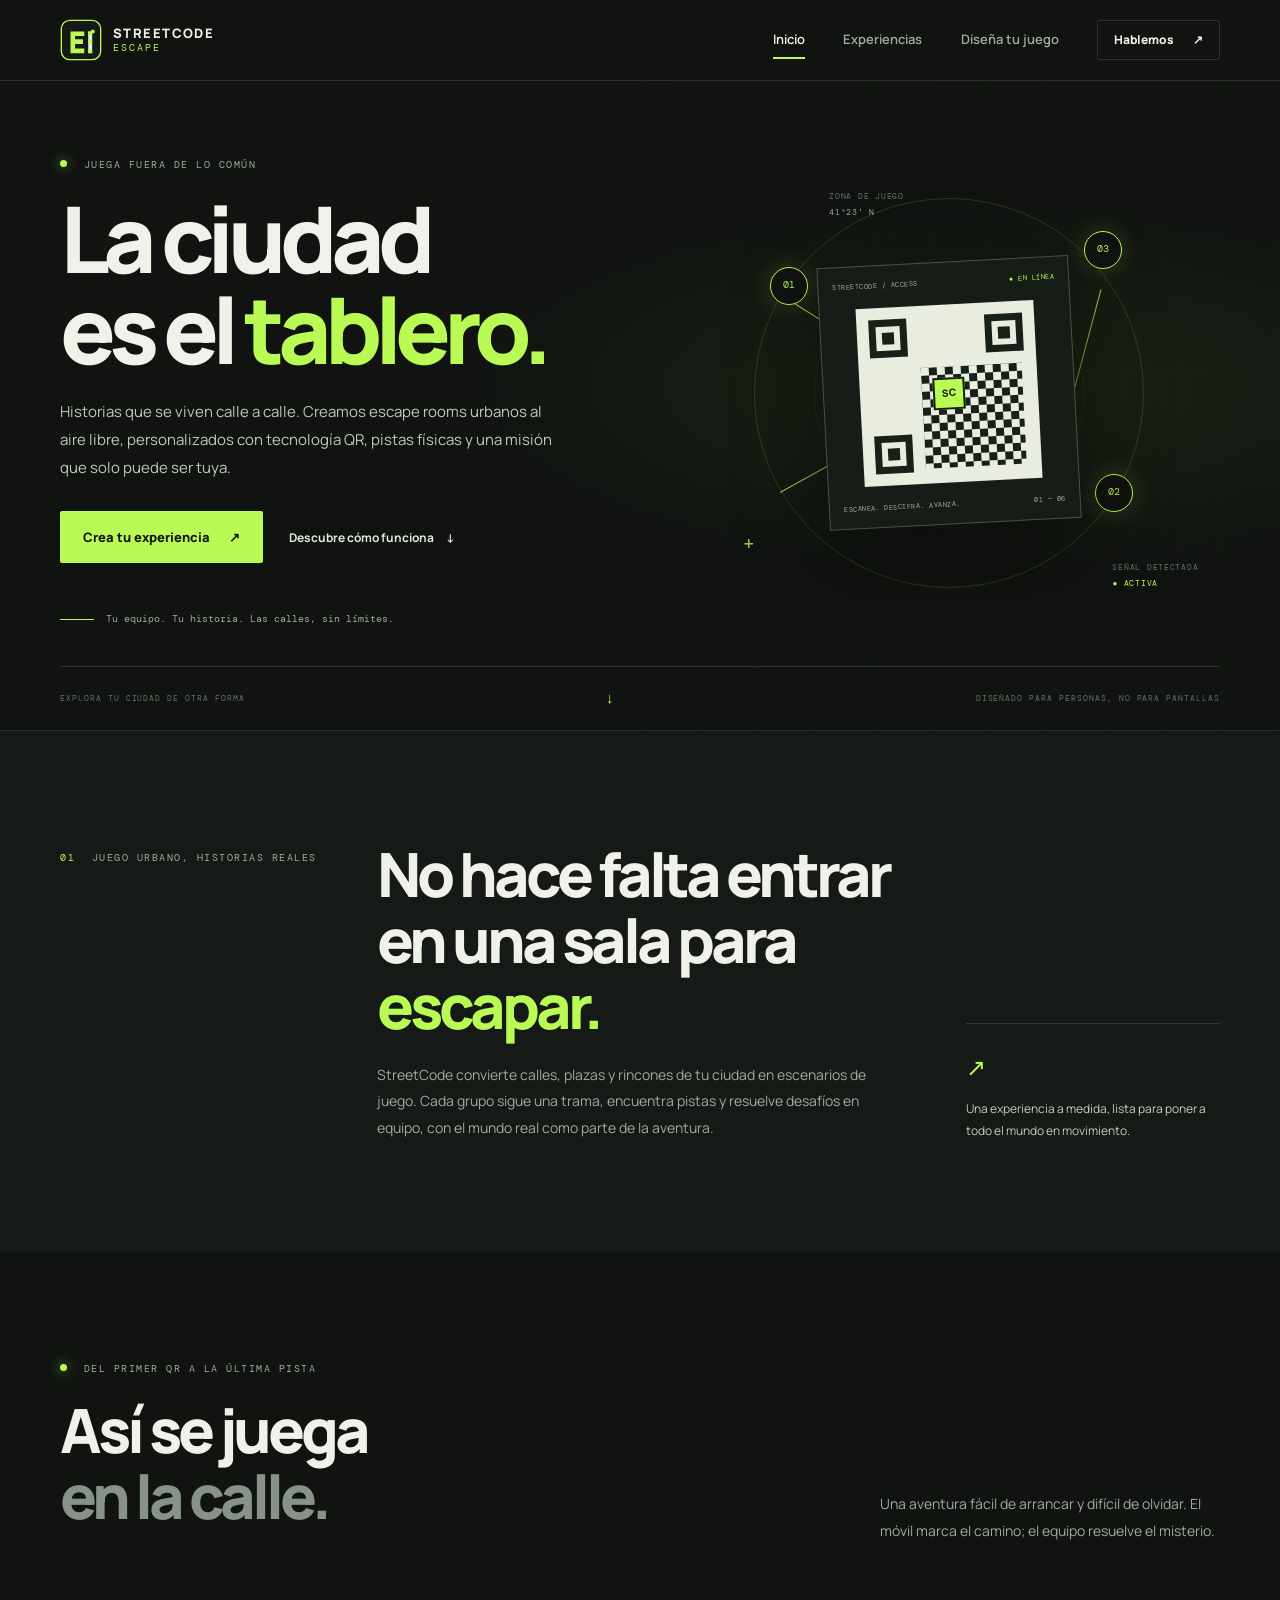
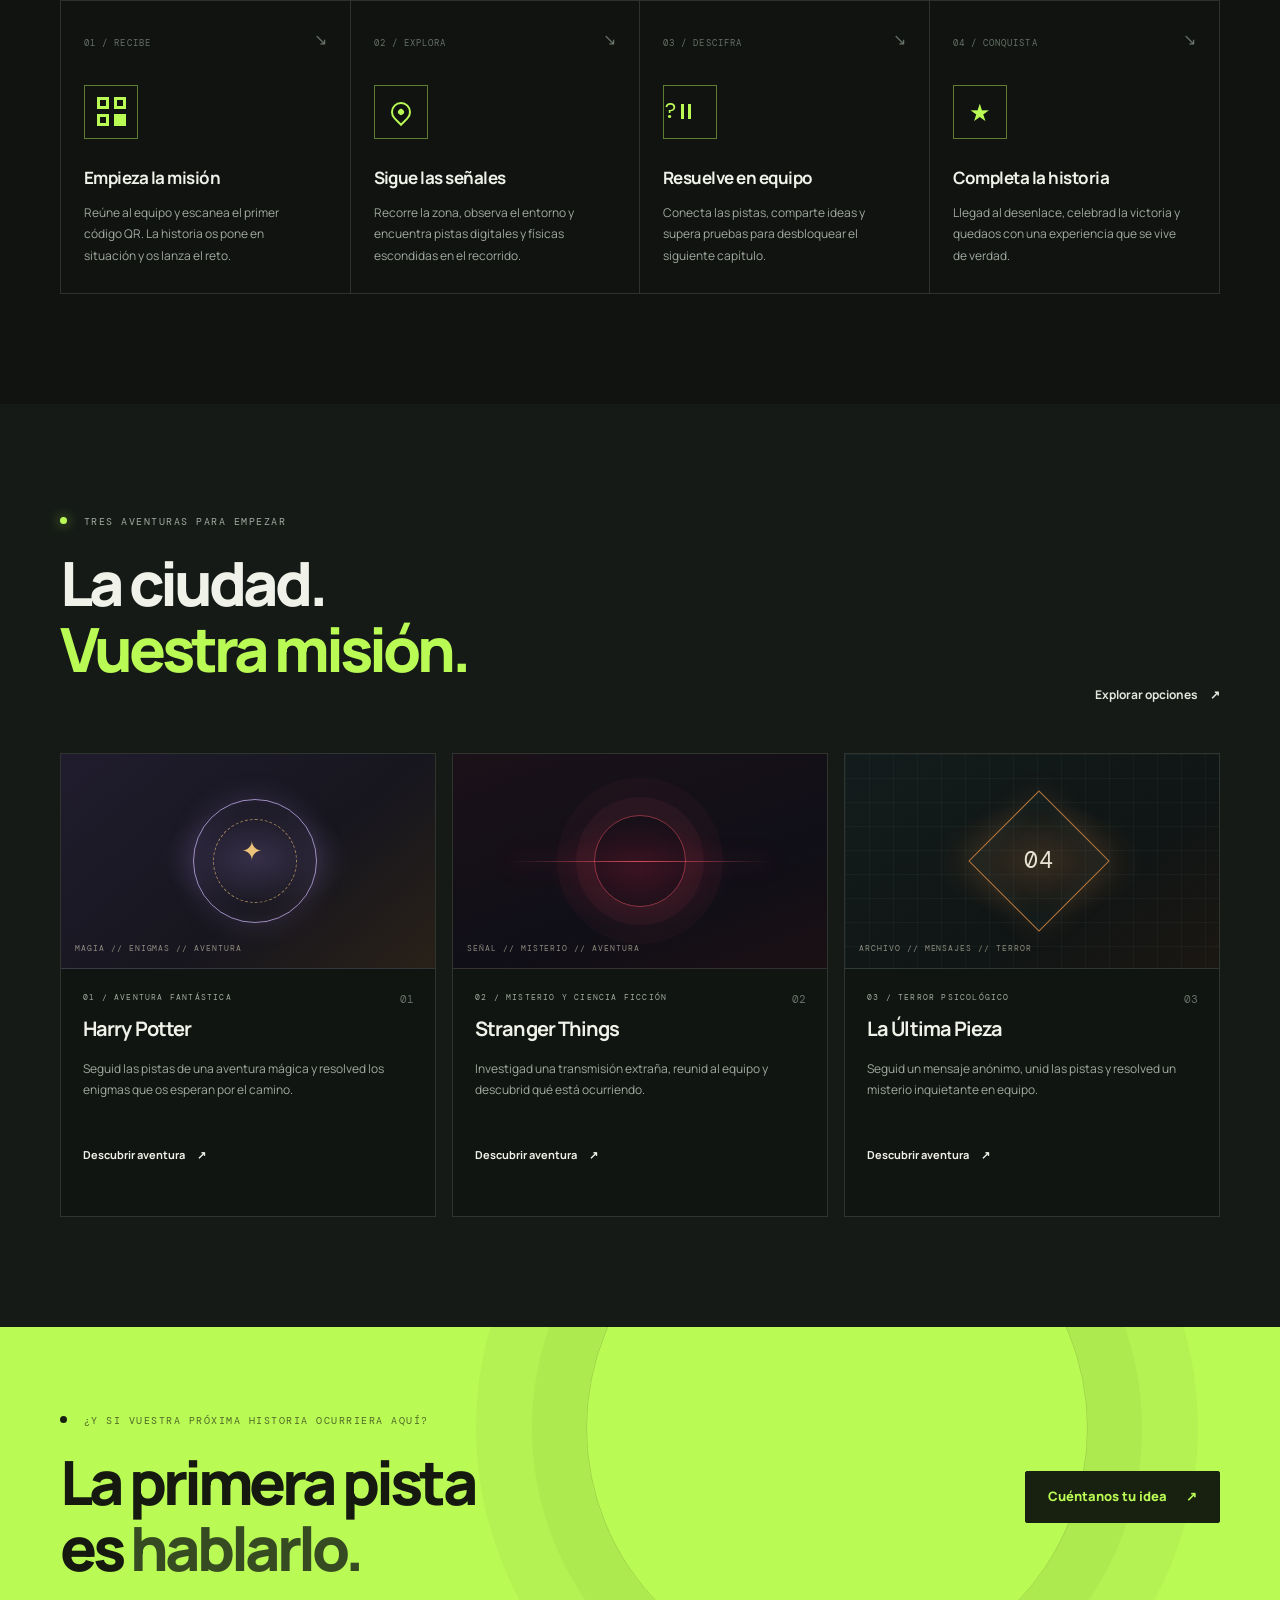
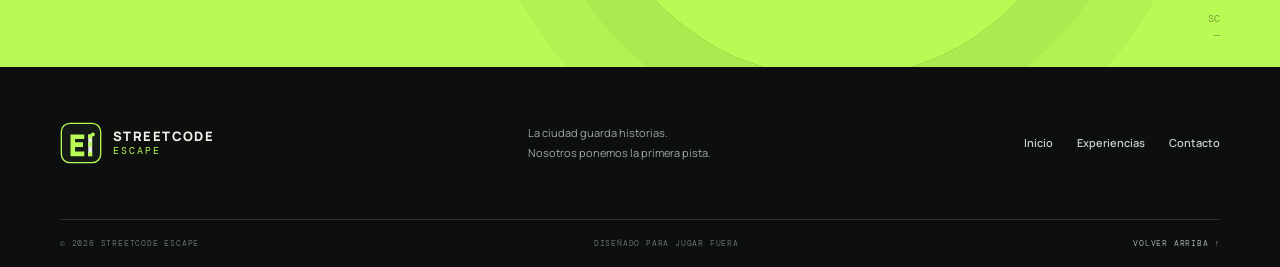
<file: index.html>
<!doctype html>
<html lang="es">
  <head>
    <meta charset="utf-8">
    <meta name="viewport" content="width=device-width, initial-scale=1">
    <meta name="theme-color" content="#101310">
    <meta name="description" content="StreetCode Escape crea escape rooms urbanos al aire libre, personalizados con tecnología QR, pistas físicas y narrativas a medida.">
    <title>StreetCode Escape | La ciudad es el tablero</title>
    <link rel="icon" href="assets/img/streetcode-mark.svg" type="image/svg+xml">
    <link rel="preconnect" href="https://fonts.googleapis.com">
    <link rel="preconnect" href="https://fonts.gstatic.com" crossorigin>
    <link href="https://fonts.googleapis.com/css2?family=DM+Mono:wght@400;500&family=Manrope:wght@400;500;600;700;800&display=swap" rel="stylesheet">
    <link rel="stylesheet" href="css/style.css">
    <script src="js/main.js" defer></script>
  </head>
  <body>
    <a class="skip-link" href="#contenido">Saltar al contenido</a>
    <header class="site-header">
      <div class="container header-inner">
        <a class="brand" href="index.html" aria-label="StreetCode Escape, inicio">
          <img class="brand-mark" src="assets/img/streetcode-mark.svg" alt="" width="42" height="42">
          <span class="brand-name">STREETCODE<span>ESCAPE</span></span>
        </a>
        <button class="menu-toggle" type="button" aria-expanded="false" aria-controls="site-nav" aria-label="Abrir menú">
          <span></span><span></span><span></span>
        </button>
        <nav class="site-nav" id="site-nav" aria-label="Navegación principal">
          <a class="nav-link is-current" href="index.html" aria-current="page">Inicio</a>
          <a class="nav-link" href="catalogo.html">Experiencias</a>
          <a class="nav-link" href="contacto.html">Diseña tu juego</a>
          <a class="button button-small button-outline nav-cta" href="contacto.html">Hablemos <span aria-hidden="true">↗</span></a>
        </nav>
      </div>
    </header>

    <main id="contenido">
      <section class="hero">
        <div class="hero-grid" aria-hidden="true"></div>
        <div class="container hero-layout">
          <div class="hero-copy" data-reveal>
            <p class="eyebrow"><span class="signal-dot"></span> JUEGA FUERA DE LO COMÚN</p>
            <h1>La ciudad<br>es el <span class="text-accent">tablero.</span></h1>
            <p class="hero-lede">Historias que se viven calle a calle. Creamos escape rooms urbanos al aire libre, personalizados con tecnología QR, pistas físicas y una misión que solo puede ser tuya.</p>
            <div class="hero-actions">
              <a class="button button-primary" href="contacto.html">Crea tu experiencia <span aria-hidden="true">↗</span></a>
              <a class="text-link" href="#como-funciona">Descubre cómo funciona <span aria-hidden="true">↓</span></a>
            </div>
            <div class="hero-note"><span class="note-line"></span><span>Tu equipo. Tu historia. Las calles, sin límites.</span></div>
          </div>
          <div class="hero-visual" data-reveal aria-label="Ilustración de una ruta urbana conectada por códigos QR">
            <div class="visual-orbit orbit-one"></div>
            <div class="visual-orbit orbit-two"></div>
            <div class="route route-one"></div>
            <div class="route route-two"></div>
            <div class="route route-three"></div>
            <div class="map-label map-label-top">ZONA DE JUEGO <span>41°23' N</span></div>
            <div class="map-label map-label-bottom">SEÑAL DETECTADA <span>● ACTIVA</span></div>
            <div class="map-pin pin-one"><span>01</span></div>
            <div class="map-pin pin-two"><span>02</span></div>
            <div class="map-pin pin-three"><span>03</span></div>
            <div class="qr-card">
              <div class="qr-card-top"><span>STREETCODE / ACCESS</span><span class="qr-live">● EN LÍNEA</span></div>
              <div class="qr-art" aria-hidden="true">
                <span class="qr-corner corner-tl"></span><span class="qr-corner corner-tr"></span>
                <span class="qr-corner corner-bl"></span>
                <span class="qr-pixels"></span>
                <span class="qr-center">SC</span>
              </div>
              <div class="qr-card-bottom"><span>ESCANEA. DESCIFRA. AVANZA.</span><span>01 — 06</span></div>
            </div>
            <div class="visual-crosshair crosshair-one">+</div>
            <div class="visual-crosshair crosshair-two">+</div>
          </div>
        </div>
        <div class="hero-bottom container"><span>EXPLORA TU CIUDAD DE OTRA FORMA</span><span class="scroll-mark" aria-hidden="true">↓</span><span>DISEÑADO PARA PERSONAS, NO PARA PANTALLAS</span></div>
      </section>

      <section class="intro-section section-pad">
        <div class="container intro-layout">
          <p class="eyebrow section-index"><span>01</span> JUEGO URBANO, HISTORIAS REALES</p>
          <div>
            <h2>No hace falta entrar<br>en una sala para <span class="text-accent">escapar.</span></h2>
            <p class="section-copy">StreetCode convierte calles, plazas y rincones de tu ciudad en escenarios de juego. Cada grupo sigue una trama, encuentra pistas y resuelve desafíos en equipo, con el mundo real como parte de la aventura.</p>
          </div>
          <div class="intro-aside"><span class="aside-symbol">↗</span><p>Una experiencia a medida, lista para poner a todo el mundo en movimiento.</p></div>
        </div>
      </section>

      <section class="how-section section-pad" id="como-funciona">
        <div class="container">
          <div class="section-heading" data-reveal>
            <div><p class="eyebrow"><span class="signal-dot"></span> DEL PRIMER QR A LA ÚLTIMA PISTA</p><h2>Así se juega<br><span class="text-muted">en la calle.</span></h2></div>
            <p class="section-copy">Una aventura fácil de arrancar y difícil de olvidar. El móvil marca el camino; el equipo resuelve el misterio.</p>
          </div>
          <div class="steps-grid">
            <article class="step-card" data-reveal><span class="step-number">01 / RECIBE</span><div class="step-icon icon-qr" aria-hidden="true"><span></span><span></span><span></span><span></span></div><h3>Empieza la misión</h3><p>Reúne al equipo y escanea el primer código QR. La historia os pone en situación y os lanza el reto.</p><span class="step-arrow" aria-hidden="true">↘</span></article>
            <article class="step-card" data-reveal><span class="step-number">02 / EXPLORA</span><div class="step-icon icon-pin" aria-hidden="true"><span></span></div><h3>Sigue las señales</h3><p>Recorre la zona, observa el entorno y encuentra pistas digitales y físicas escondidas en el recorrido.</p><span class="step-arrow" aria-hidden="true">↘</span></article>
            <article class="step-card" data-reveal><span class="step-number">03 / DESCIFRA</span><div class="step-icon icon-code" aria-hidden="true"><span>?</span><i></i><i></i></div><h3>Resuelve en equipo</h3><p>Conecta las pistas, comparte ideas y supera pruebas para desbloquear el siguiente capítulo.</p><span class="step-arrow" aria-hidden="true">↘</span></article>
            <article class="step-card" data-reveal><span class="step-number">04 / CONQUISTA</span><div class="step-icon icon-flag" aria-hidden="true"><span>★</span></div><h3>Completa la historia</h3><p>Llegad al desenlace, celebrad la victoria y quedaos con una experiencia que se vive de verdad.</p><span class="step-arrow" aria-hidden="true">↘</span></article>
          </div>
        </div>
      </section>

      <section class="experience-section section-pad">
        <div class="container">
          <div class="section-heading experience-heading" data-reveal>
            <div><p class="eyebrow"><span class="signal-dot"></span> TRES AVENTURAS PARA EMPEZAR</p><h2>La ciudad.<br><span class="text-accent">Vuestra misión.</span></h2></div>
            <a class="text-link" href="catalogo.html">Explorar opciones <span aria-hidden="true">↗</span></a>
          </div>
          <div class="experience-grid">
            <article class="experience-card experience-harry" data-reveal>
              <div class="experience-art art-harry"><span class="harry-orbit"></span><span class="harry-spark">✦</span><span class="art-code">MAGIA // ENIGMAS // AVENTURA</span></div>
              <div class="experience-info"><div><p class="eyebrow">01 / AVENTURA FANTÁSTICA</p><h3>Harry Potter</h3></div><span class="experience-number">01</span><p>Seguid las pistas de una aventura mágica y resolved los enigmas que os esperan por el camino.</p><a href="catalogo.html#harry-potter" class="card-link">Descubrir aventura <span aria-hidden="true">↗</span></a></div>
            </article>
            <article class="experience-card experience-stranger" data-reveal>
              <div class="experience-art art-stranger"><span class="signal-horizon"></span><span class="signal-pulse"></span><span class="art-code">SEÑAL // MISTERIO // AVENTURA</span></div>
              <div class="experience-info"><div><p class="eyebrow">02 / MISTERIO Y CIENCIA FICCIÓN</p><h3>Stranger Things</h3></div><span class="experience-number">02</span><p>Investigad una transmisión extraña, reunid al equipo y descubrid qué está ocurriendo.</p><a href="catalogo.html#stranger-things" class="card-link">Descubrir aventura <span aria-hidden="true">↗</span></a></div>
            </article>
            <article class="experience-card experience-ultima-pieza" data-reveal>
              <div class="experience-art art-ultima-pieza"><span class="ultima-pieza-frame"></span><span class="ultima-pieza-signal">04</span><span class="art-code">ARCHIVO // MENSAJES // TERROR</span></div>
              <div class="experience-info"><div><p class="eyebrow">03 / TERROR PSICOLÓGICO</p><h3>La Última Pieza</h3></div><span class="experience-number">03</span><p>Seguid un mensaje anónimo, unid las pistas y resolved un misterio inquietante en equipo.</p><a href="catalogo.html#la-ultima-pieza" class="card-link">Descubrir aventura <span aria-hidden="true">↗</span></a></div>
            </article>
          </div>
        </div>
      </section>

      <section class="cta-section">
        <div class="container cta-inner" data-reveal><div><p class="eyebrow"><span class="signal-dot"></span> ¿Y SI VUESTRA PRÓXIMA HISTORIA OCURRIERA AQUÍ?</p><h2>La primera pista<br>es <span class="text-accent">hablarlo.</span></h2></div><a class="button button-primary" href="contacto.html">Cuéntanos tu idea <span aria-hidden="true">↗</span></a><span class="cta-mark" aria-hidden="true">SC<br>—</span></div>
      </section>
    </main>

    <footer class="site-footer">
      <div class="container footer-main">
        <a class="brand footer-brand" href="index.html"><img class="brand-mark" src="assets/img/streetcode-mark.svg" alt="" width="42" height="42"><span class="brand-name">STREETCODE<span>ESCAPE</span></span></a>
        <p>La ciudad guarda historias.<br>Nosotros ponemos la primera pista.</p>
        <nav class="footer-nav" aria-label="Navegación del pie de página"><a href="index.html">Inicio</a><a href="catalogo.html">Experiencias</a><a href="contacto.html">Contacto</a></nav>
      </div>
      <div class="container footer-bottom"><span>© <span data-year>2026</span> STREETCODE ESCAPE</span><span>DISEÑADO PARA JUGAR FUERA</span><a href="#contenido">VOLVER ARRIBA ↑</a></div>
    </footer>
  </body>
</html>
</file>
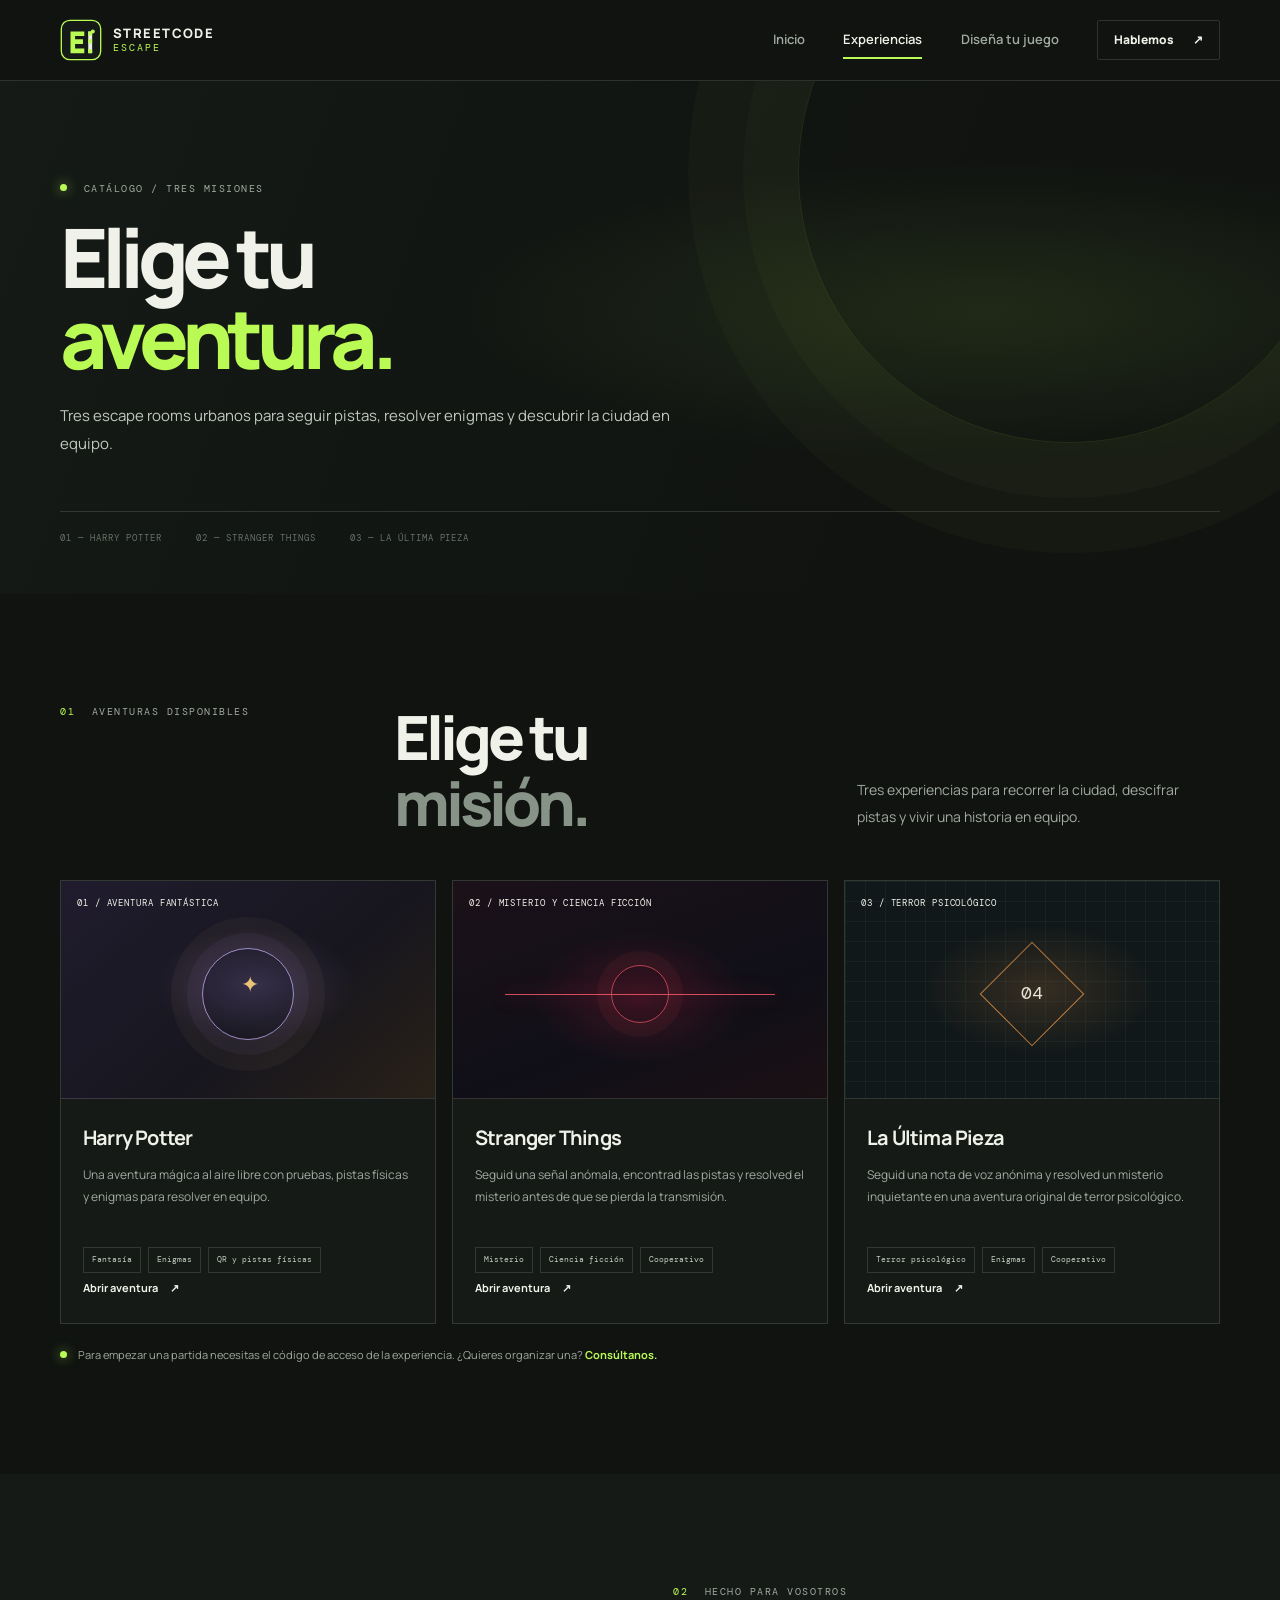
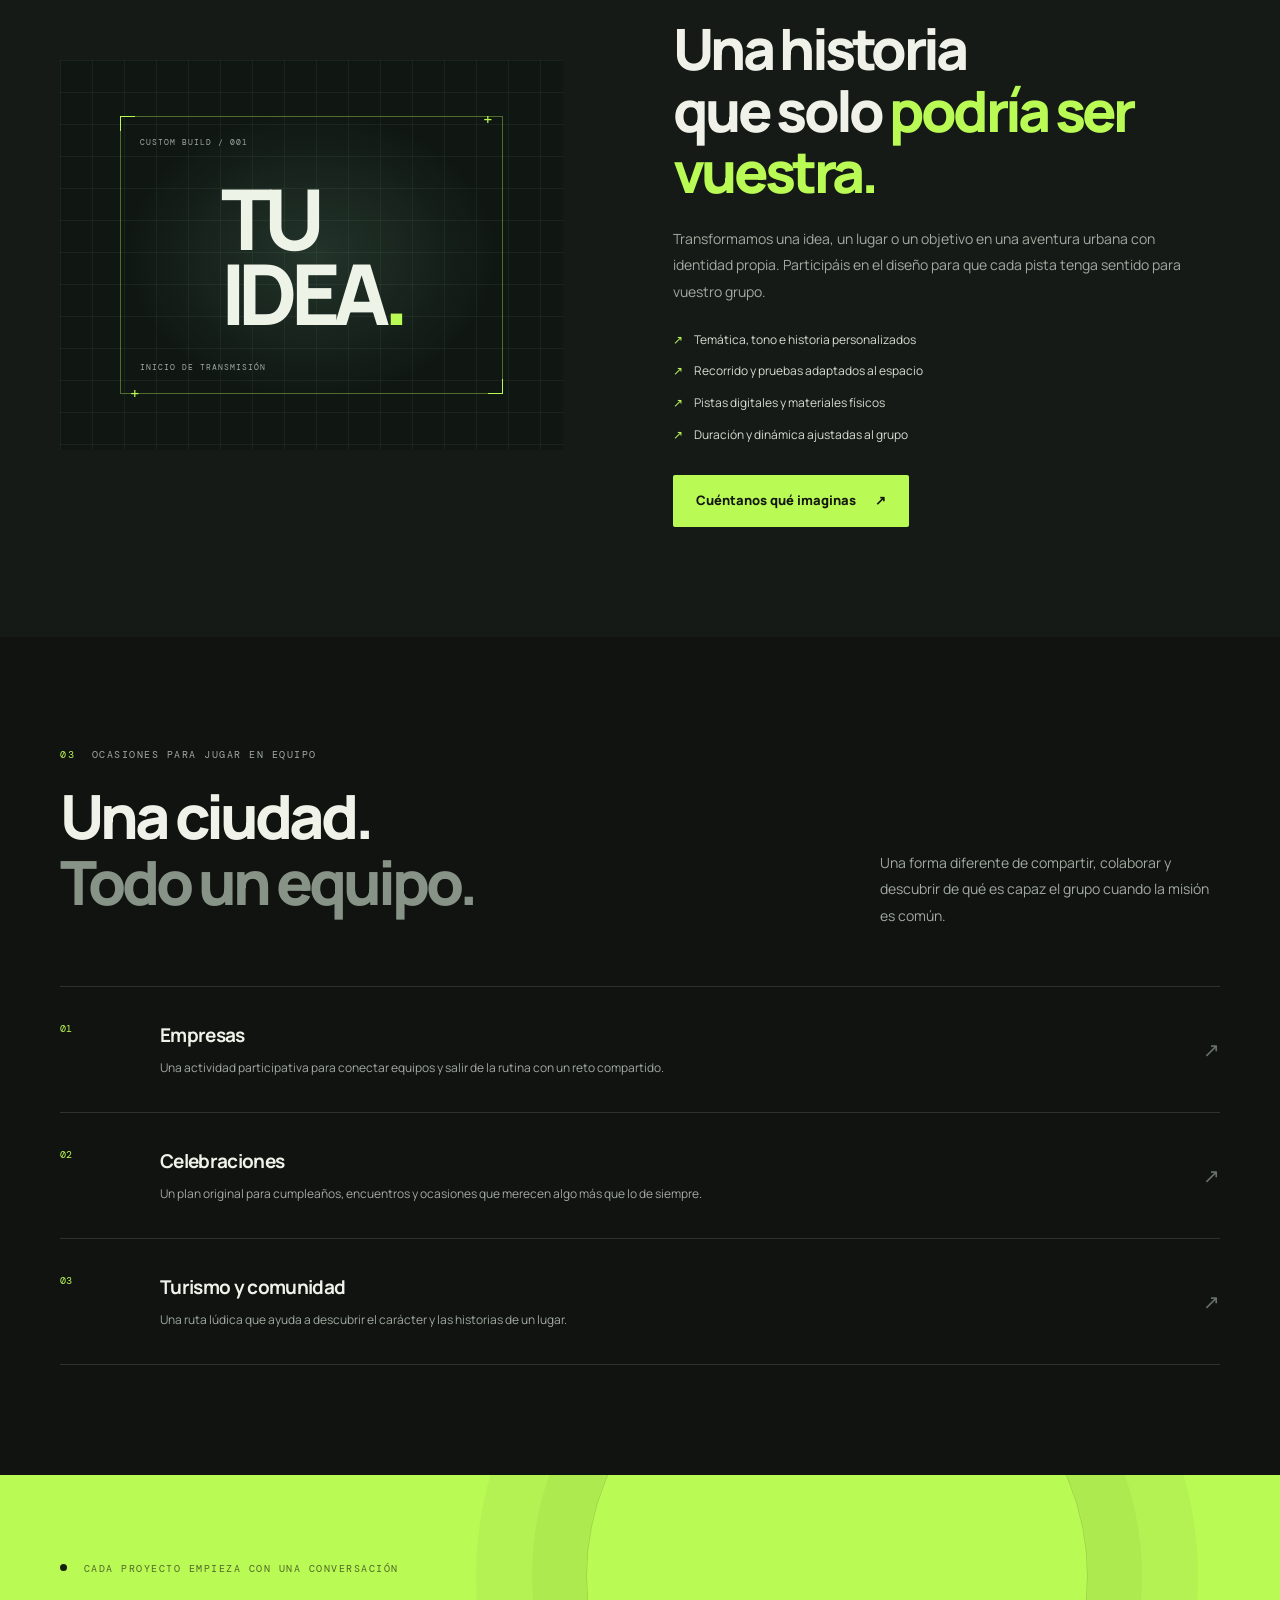
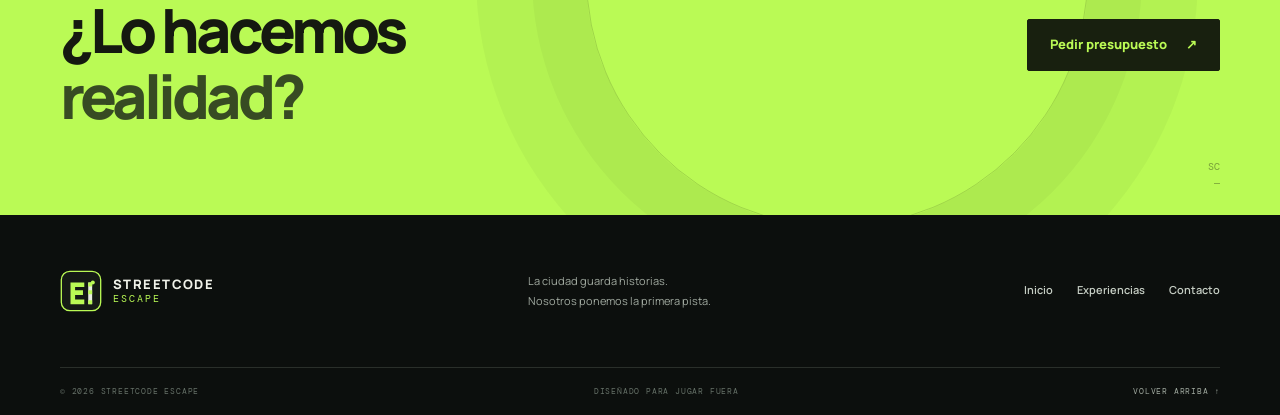
<file: catalogo.html>
<!doctype html>
<html lang="es">
  <head>
    <meta charset="utf-8">
    <meta name="viewport" content="width=device-width, initial-scale=1">
    <meta name="theme-color" content="#101310">
    <meta name="description" content="Explora las opciones de StreetCode Escape: aventuras temáticas, juegos personalizados y experiencias para empresas y eventos.">
    <title>Experiencias | StreetCode Escape</title>
    <link rel="icon" href="assets/img/streetcode-mark.svg" type="image/svg+xml">
    <link rel="preconnect" href="https://fonts.googleapis.com">
    <link rel="preconnect" href="https://fonts.gstatic.com" crossorigin>
    <link href="https://fonts.googleapis.com/css2?family=DM+Mono:wght@400;500&family=Manrope:wght@400;500;600;700;800&display=swap" rel="stylesheet">
    <link rel="stylesheet" href="css/style.css">
    <script src="js/main.js" defer></script>
  </head>
  <body>
    <a class="skip-link" href="#contenido">Saltar al contenido</a>
    <header class="site-header">
      <div class="container header-inner">
        <a class="brand" href="index.html" aria-label="StreetCode Escape, inicio"><img class="brand-mark" src="assets/img/streetcode-mark.svg" alt="" width="42" height="42"><span class="brand-name">STREETCODE<span>ESCAPE</span></span></a>
        <button class="menu-toggle" type="button" aria-expanded="false" aria-controls="site-nav" aria-label="Abrir menú"><span></span><span></span><span></span></button>
        <nav class="site-nav" id="site-nav" aria-label="Navegación principal"><a class="nav-link" href="index.html">Inicio</a><a class="nav-link is-current" href="catalogo.html" aria-current="page">Experiencias</a><a class="nav-link" href="contacto.html">Diseña tu juego</a><a class="button button-small button-outline nav-cta" href="contacto.html">Hablemos <span aria-hidden="true">↗</span></a></nav>
      </div>
    </header>
    <main id="contenido">
      <section class="page-hero">
        <div class="container page-hero-inner"><p class="eyebrow"><span class="signal-dot"></span> CATÁLOGO / TRES MISIONES</p><h1>Elige tu<br><span class="text-accent">aventura.</span></h1><p class="hero-lede">Tres escape rooms urbanos para seguir pistas, resolver enigmas y descubrir la ciudad en equipo.</p><div class="page-hero-meta"><span>01 — HARRY POTTER</span><span>02 — STRANGER THINGS</span><span>03 — LA ÚLTIMA PIEZA</span></div></div>
      </section>
      <section class="catalog-section section-pad" id="tematicas">
        <div class="container">
          <div class="catalog-block-heading" data-reveal><p class="eyebrow"><span>01</span> AVENTURAS DISPONIBLES</p><h2>Elige tu<br><span class="text-muted">misión.</span></h2><p class="section-copy">Tres experiencias para recorrer la ciudad, descifrar pistas y vivir una historia en equipo.</p></div>
          <div class="catalog-grid">
            <article class="catalog-card" id="harry-potter"><span class="catalog-index">01 / AVENTURA FANTÁSTICA</span><div class="catalog-visual catalog-visual-harry"><span class="catalog-harry-orbit"></span><span class="catalog-harry-spark">✦</span></div><div class="catalog-card-copy"><h3>Harry Potter</h3><p>Una aventura mágica al aire libre con pruebas, pistas físicas y enigmas para resolver en equipo.</p><ul class="tag-list"><li>Fantasía</li><li>Enigmas</li><li>QR y pistas físicas</li></ul><a class="card-link" href="../Escape-Harry-Potter/index.html">Abrir aventura <span aria-hidden="true">↗</span></a></div></article>
            <article class="catalog-card" id="stranger-things"><span class="catalog-index">02 / MISTERIO Y CIENCIA FICCIÓN</span><div class="catalog-visual catalog-visual-stranger"><span class="catalog-signal-line"></span><span class="catalog-signal-core"></span></div><div class="catalog-card-copy"><h3>Stranger Things</h3><p>Seguid una señal anómala, encontrad las pistas y resolved el misterio antes de que se pierda la transmisión.</p><ul class="tag-list"><li>Misterio</li><li>Ciencia ficción</li><li>Cooperativo</li></ul><a class="card-link" href="../Escape-Stranger-Things/index.html">Abrir aventura <span aria-hidden="true">↗</span></a></div></article>
            <article class="catalog-card" id="la-ultima-pieza"><span class="catalog-index">03 / TERROR PSICOLÓGICO</span><div class="catalog-visual catalog-visual-ultima-pieza"><span class="catalog-ultima-pieza-frame"></span><span class="catalog-ultima-pieza-signal">04</span></div><div class="catalog-card-copy"><h3>La Última Pieza</h3><p>Seguid una nota de voz anónima y resolved un misterio inquietante en una aventura original de terror psicológico.</p><ul class="tag-list"><li>Terror psicológico</li><li>Enigmas</li><li>Cooperativo</li></ul><a class="card-link" href="../Escape-La-Ultima-Pieza/index.html">Abrir aventura <span aria-hidden="true">↗</span></a></div></article>
          </div>
          <p class="catalog-note"><span class="signal-dot"></span> Para empezar una partida necesitas el código de acceso de la experiencia. ¿Quieres organizar una? <a href="contacto.html">Consúltanos.</a></p>
        </div>
      </section>
      <section class="custom-section section-pad" id="personalizado">
        <div class="container custom-layout">
          <div class="custom-art" aria-hidden="true"><span class="custom-cross cross-one">+</span><span class="custom-cross cross-two">+</span><div class="custom-art-frame"><span class="custom-art-label">CUSTOM BUILD / 001</span><span class="custom-art-big">TU<br>IDEA<span>.</span></span><span class="custom-art-bottom">INICIO DE TRANSMISIÓN</span></div></div>
          <div class="custom-copy" data-reveal><p class="eyebrow"><span>02</span> HECHO PARA VOSOTROS</p><h2>Una historia<br>que solo <span class="text-accent">podría ser vuestra.</span></h2><p class="section-copy">Transformamos una idea, un lugar o un objetivo en una aventura urbana con identidad propia. Participáis en el diseño para que cada pista tenga sentido para vuestro grupo.</p><ul class="check-list"><li>Temática, tono e historia personalizados</li><li>Recorrido y pruebas adaptados al espacio</li><li>Pistas digitales y materiales físicos</li><li>Duración y dinámica ajustadas al grupo</li></ul><a class="button button-primary" href="contacto.html">Cuéntanos qué imaginas <span aria-hidden="true">↗</span></a></div>
        </div>
      </section>
      <section class="events-section section-pad" id="eventos">
        <div class="container">
          <div class="section-heading" data-reveal><div><p class="eyebrow"><span>03</span> OCASIONES PARA JUGAR EN EQUIPO</p><h2>Una ciudad.<br><span class="text-muted">Todo un equipo.</span></h2></div><p class="section-copy">Una forma diferente de compartir, colaborar y descubrir de qué es capaz el grupo cuando la misión es común.</p></div>
          <div class="event-grid">
            <article class="event-card"><span class="event-number">01</span><div><h3>Empresas</h3><p>Una actividad participativa para conectar equipos y salir de la rutina con un reto compartido.</p></div><span class="event-symbol" aria-hidden="true">↗</span></article>
            <article class="event-card"><span class="event-number">02</span><div><h3>Celebraciones</h3><p>Un plan original para cumpleaños, encuentros y ocasiones que merecen algo más que lo de siempre.</p></div><span class="event-symbol" aria-hidden="true">↗</span></article>
            <article class="event-card"><span class="event-number">03</span><div><h3>Turismo y comunidad</h3><p>Una ruta lúdica que ayuda a descubrir el carácter y las historias de un lugar.</p></div><span class="event-symbol" aria-hidden="true">↗</span></article>
          </div>
        </div>
      </section>
      <section class="cta-section"><div class="container cta-inner" data-reveal><div><p class="eyebrow"><span class="signal-dot"></span> CADA PROYECTO EMPIEZA CON UNA CONVERSACIÓN</p><h2>¿Lo hacemos<br><span class="text-accent">realidad?</span></h2></div><a class="button button-primary" href="contacto.html">Pedir presupuesto <span aria-hidden="true">↗</span></a><span class="cta-mark" aria-hidden="true">SC<br>—</span></div></section>
    </main>
    <footer class="site-footer"><div class="container footer-main"><a class="brand footer-brand" href="index.html"><img class="brand-mark" src="assets/img/streetcode-mark.svg" alt="" width="42" height="42"><span class="brand-name">STREETCODE<span>ESCAPE</span></span></a><p>La ciudad guarda historias.<br>Nosotros ponemos la primera pista.</p><nav class="footer-nav" aria-label="Navegación del pie de página"><a href="index.html">Inicio</a><a href="catalogo.html">Experiencias</a><a href="contacto.html">Contacto</a></nav></div><div class="container footer-bottom"><span>© <span data-year>2026</span> STREETCODE ESCAPE</span><span>DISEÑADO PARA JUGAR FUERA</span><a href="#contenido">VOLVER ARRIBA ↑</a></div></footer>
  </body>
</html>
</file>
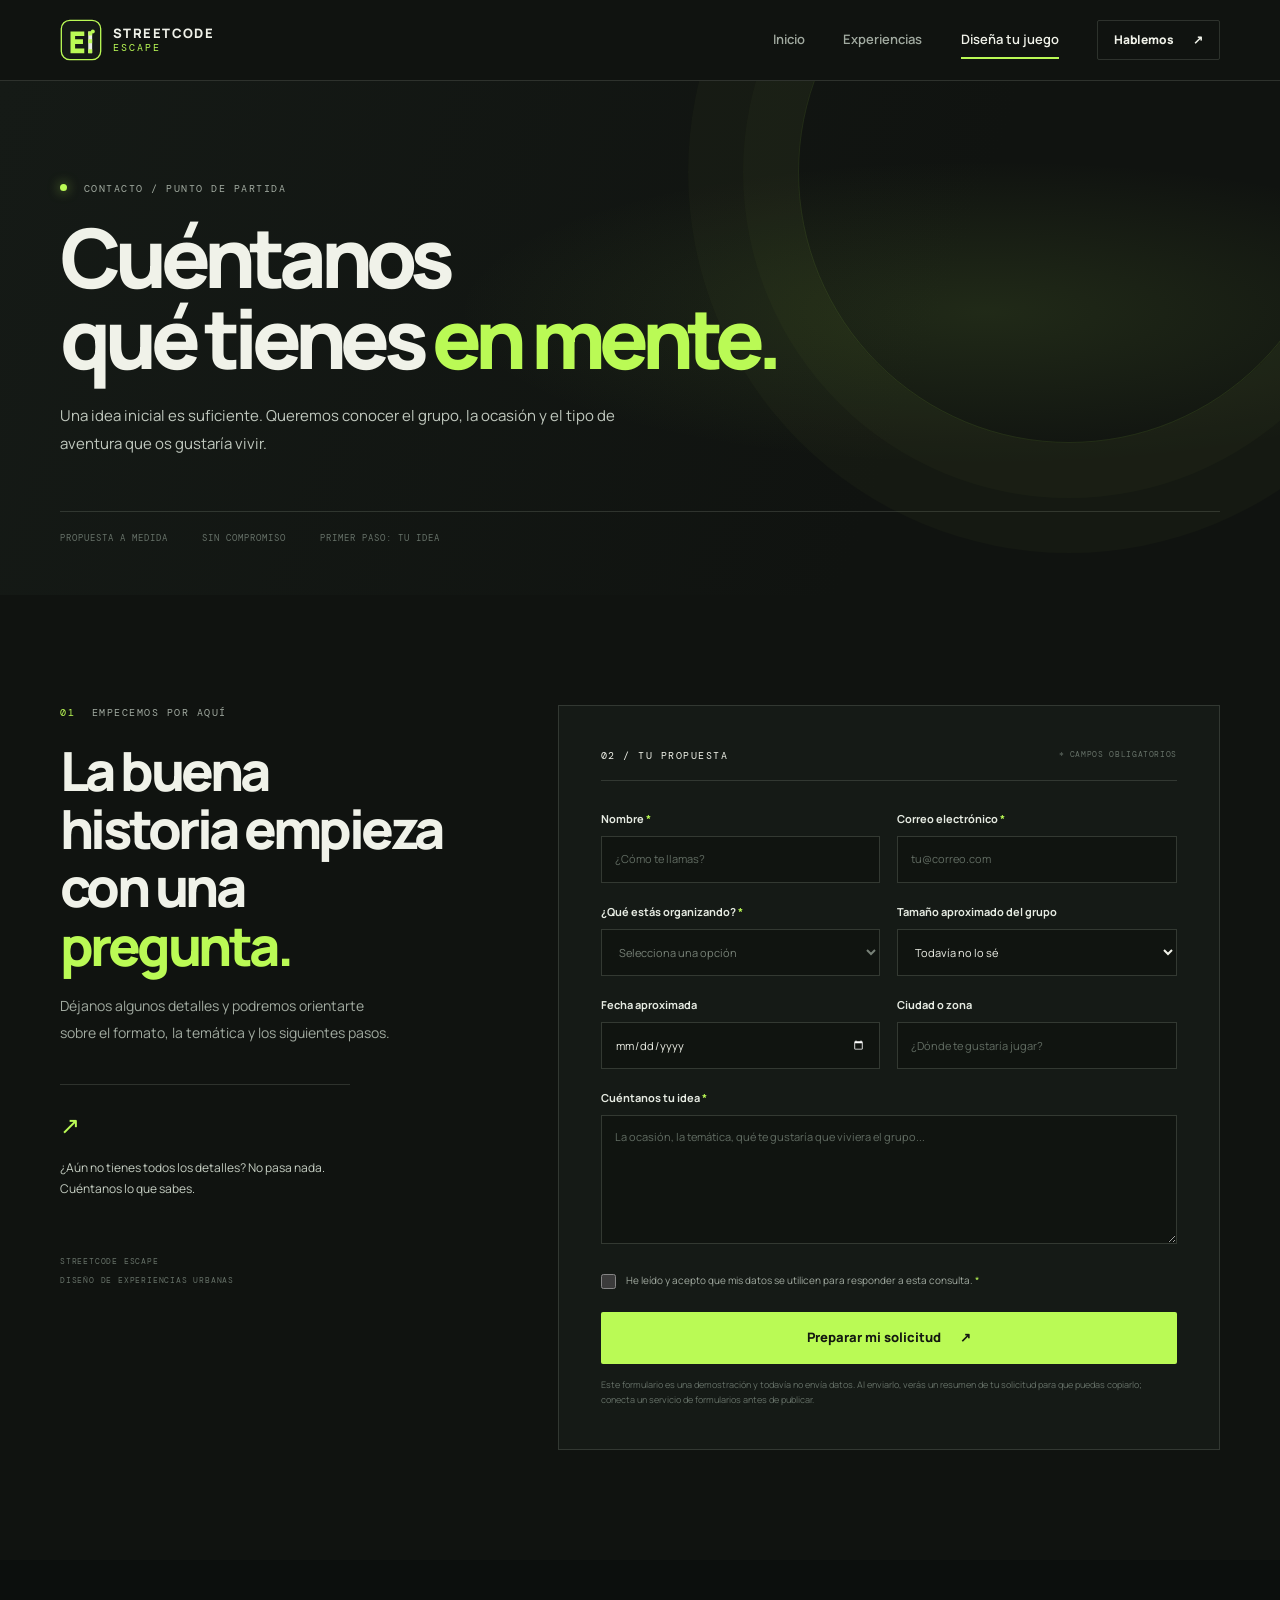
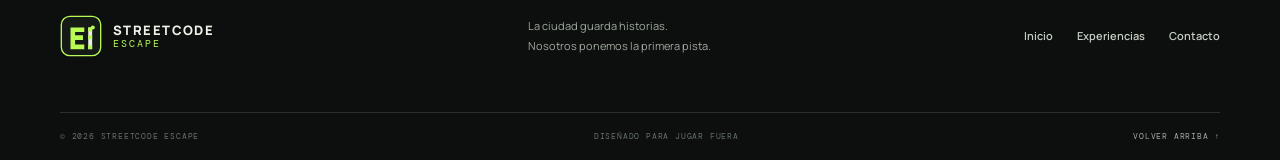
<file: contacto.html>
<!doctype html>
<html lang="es">
  <head>
    <meta charset="utf-8">
    <meta name="viewport" content="width=device-width, initial-scale=1">
    <meta name="theme-color" content="#101310">
    <meta name="description" content="Cuéntanos tu idea y solicita información o presupuesto para crear un escape room urbano personalizado con StreetCode Escape.">
    <title>Diseña tu juego | StreetCode Escape</title>
    <link rel="icon" href="assets/img/streetcode-mark.svg" type="image/svg+xml">
    <link rel="preconnect" href="https://fonts.googleapis.com">
    <link rel="preconnect" href="https://fonts.gstatic.com" crossorigin>
    <link href="https://fonts.googleapis.com/css2?family=DM+Mono:wght@400;500&family=Manrope:wght@400;500;600;700;800&display=swap" rel="stylesheet">
    <link rel="stylesheet" href="css/style.css">
    <script src="js/main.js" defer></script>
  </head>
  <body>
    <a class="skip-link" href="#contenido">Saltar al contenido</a>
    <header class="site-header">
      <div class="container header-inner">
        <a class="brand" href="index.html" aria-label="StreetCode Escape, inicio"><img class="brand-mark" src="assets/img/streetcode-mark.svg" alt="" width="42" height="42"><span class="brand-name">STREETCODE<span>ESCAPE</span></span></a>
        <button class="menu-toggle" type="button" aria-expanded="false" aria-controls="site-nav" aria-label="Abrir menú"><span></span><span></span><span></span></button>
        <nav class="site-nav" id="site-nav" aria-label="Navegación principal"><a class="nav-link" href="index.html">Inicio</a><a class="nav-link" href="catalogo.html">Experiencias</a><a class="nav-link is-current" href="contacto.html" aria-current="page">Diseña tu juego</a><a class="button button-small button-outline nav-cta" href="#formulario">Hablemos <span aria-hidden="true">↗</span></a></nav>
      </div>
    </header>
    <main id="contenido">
      <section class="page-hero contact-hero">
        <div class="container page-hero-inner"><p class="eyebrow"><span class="signal-dot"></span> CONTACTO / PUNTO DE PARTIDA</p><h1>Cuéntanos<br>qué tienes <span class="text-accent">en mente.</span></h1><p class="hero-lede">Una idea inicial es suficiente. Queremos conocer el grupo, la ocasión y el tipo de aventura que os gustaría vivir.</p><div class="page-hero-meta"><span>PROPUESTA A MEDIDA</span><span>SIN COMPROMISO</span><span>PRIMER PASO: TU IDEA</span></div></div>
      </section>
      <section class="contact-section section-pad" id="formulario">
        <div class="container contact-layout">
          <aside class="contact-aside" data-reveal><p class="eyebrow"><span>01</span> EMPECEMOS POR AQUÍ</p><h2>La buena<br>historia empieza<br>con una <span class="text-accent">pregunta.</span></h2><p class="section-copy">Déjanos algunos detalles y podremos orientarte sobre el formato, la temática y los siguientes pasos.</p><div class="contact-aside-note"><span class="aside-symbol">↗</span><p>¿Aún no tienes todos los detalles? No pasa nada. Cuéntanos lo que sabes.</p></div><div class="contact-coordinates"><span>STREETCODE ESCAPE</span><span>DISEÑO DE EXPERIENCIAS URBANAS</span></div></aside>
          <div class="form-panel" data-reveal>
            <div class="form-heading"><span class="eyebrow">02 / TU PROPUESTA</span><span class="form-required">* CAMPOS OBLIGATORIOS</span></div>
            <form id="contact-form" novalidate>
              <div class="form-row">
                <div class="form-field"><label for="nombre">Nombre <span>*</span></label><input id="nombre" name="nombre" type="text" autocomplete="name" required minlength="2" placeholder="¿Cómo te llamas?"><small class="field-error" id="nombre-error"></small></div>
                <div class="form-field"><label for="email">Correo electrónico <span>*</span></label><input id="email" name="email" type="email" autocomplete="email" required placeholder="tu@correo.com"><small class="field-error" id="email-error"></small></div>
              </div>
              <div class="form-row">
                <div class="form-field"><label for="tipo">¿Qué estás organizando? <span>*</span></label><select id="tipo" name="tipo" required><option value="">Selecciona una opción</option><option>Escape Room: Harry Potter</option><option>Escape Room: Stranger Things</option><option>Escape Room: La Última Pieza</option><option>Una experiencia personalizada</option><option>Un evento de empresa</option><option>Una celebración o actividad de grupo</option><option>Una propuesta turística o local</option><option>Otra idea</option></select><small class="field-error" id="tipo-error"></small></div>
                <div class="form-field"><label for="participantes">Tamaño aproximado del grupo</label><select id="participantes" name="participantes"><option value="">Todavía no lo sé</option><option>2–5 personas</option><option>6–10 personas</option><option>11–20 personas</option><option>Más de 20 personas</option></select></div>
              </div>
              <div class="form-row">
                <div class="form-field"><label for="fecha">Fecha aproximada</label><input id="fecha" name="fecha" type="date"></div>
                <div class="form-field"><label for="ubicacion">Ciudad o zona</label><input id="ubicacion" name="ubicacion" type="text" autocomplete="address-level2" placeholder="¿Dónde te gustaría jugar?"></div>
              </div>
              <div class="form-field"><label for="mensaje">Cuéntanos tu idea <span>*</span></label><textarea id="mensaje" name="mensaje" rows="5" required minlength="10" placeholder="La ocasión, la temática, qué te gustaría que viviera el grupo..."></textarea><small class="field-error" id="mensaje-error"></small></div>
              <div class="form-consent"><input id="privacidad" name="privacidad" type="checkbox" required><label for="privacidad">He leído y acepto que mis datos se utilicen para responder a esta consulta. <span>*</span></label></div>
              <small class="field-error consent-error" id="privacidad-error"></small>
              <button class="button button-primary form-submit" type="submit">Preparar mi solicitud <span aria-hidden="true">↗</span></button>
              <p class="form-disclaimer">Este formulario es una demostración y todavía no envía datos. Al enviarlo, verás un resumen de tu solicitud para que puedas copiarlo; conecta un servicio de formularios antes de publicar.</p>
              <div class="form-status" id="form-status" role="status" aria-live="polite" tabindex="-1"></div>
              <div class="form-result" id="form-result" hidden><label for="request-summary">Resumen de tu solicitud</label><textarea id="request-summary" rows="9" readonly></textarea><button class="button button-outline copy-button" id="copy-request" type="button">Copiar solicitud <span aria-hidden="true">▣</span></button><p class="copy-status" id="copy-status" aria-live="polite"></p></div>
            </form>
          </div>
        </div>
      </section>
    </main>
    <footer class="site-footer"><div class="container footer-main"><a class="brand footer-brand" href="index.html"><img class="brand-mark" src="assets/img/streetcode-mark.svg" alt="" width="42" height="42"><span class="brand-name">STREETCODE<span>ESCAPE</span></span></a><p>La ciudad guarda historias.<br>Nosotros ponemos la primera pista.</p><nav class="footer-nav" aria-label="Navegación del pie de página"><a href="index.html">Inicio</a><a href="catalogo.html">Experiencias</a><a href="contacto.html">Contacto</a></nav></div><div class="container footer-bottom"><span>© <span data-year>2026</span> STREETCODE ESCAPE</span><span>DISEÑADO PARA JUGAR FUERA</span><a href="#contenido">VOLVER ARRIBA ↑</a></div></footer>
  </body>
</html>
</file>
<file: css/style.css>
:root {
  color-scheme: dark;
  --bg: #101310;
  --bg-soft: #151a16;
  --surface: #191e1a;
  --surface-raised: #202720;
  --text: #f0f2e9;
  --muted: #a1aaa0;
  --dim: #667168;
  --accent: #bafa55;
  --accent-strong: #d4ff86;
  --line: rgba(223, 237, 218, .14);
  --mono: "DM Mono", "Courier New", monospace;
  --sans: "Manrope", "Segoe UI", sans-serif;
  --container: 1160px;
}

* { box-sizing: border-box; }
html { scroll-behavior: smooth; scroll-padding-top: 88px; }
body { min-width: 320px; margin: 0; background: var(--bg); color: var(--text); font-family: var(--sans); font-size: 16px; line-height: 1.65; -webkit-font-smoothing: antialiased; }
body.menu-open { overflow: hidden; }
a { color: inherit; text-decoration: none; }
button, input, select, textarea { font: inherit; }
button, a { -webkit-tap-highlight-color: transparent; }
button:focus-visible, a:focus-visible, input:focus-visible, textarea:focus-visible, select:focus-visible { outline: 2px solid var(--accent); outline-offset: 4px; }
::selection { background: var(--accent); color: var(--bg); }
.container { width: min(var(--container), calc(100% - 64px)); margin-inline: auto; }
.skip-link { position: fixed; z-index: 1000; top: 12px; left: 12px; transform: translateY(-150%); padding: 10px 15px; background: var(--accent); color: var(--bg); font-weight: 800; }
.skip-link:focus { transform: translateY(0); }

.site-header { position: relative; z-index: 20; border-bottom: 1px solid var(--line); background: rgba(16, 19, 16, .96); }
.header-inner { min-height: 80px; display: flex; align-items: center; justify-content: space-between; gap: 30px; }
.brand { display: inline-flex; align-items: center; gap: 11px; flex-shrink: 0; }
.brand-mark { width: 42px; height: 42px; }
.brand-name { display: grid; gap: 1px; font-size: 13px; font-weight: 800; letter-spacing: .11em; line-height: 1.15; }
.brand-name span { color: var(--accent); font-family: var(--mono); font-size: 10px; font-weight: 400; letter-spacing: .2em; }
.site-nav { display: flex; align-items: center; gap: clamp(20px, 3vw, 42px); }
.nav-link { position: relative; padding-block: 10px; color: var(--muted); font-size: 13px; font-weight: 600; transition: color .2s ease; }
.nav-link:hover, .nav-link.is-current { color: var(--text); }
.nav-link.is-current::after { position: absolute; right: 0; bottom: 2px; left: 0; height: 2px; background: var(--accent); content: ""; }
.button { min-height: 52px; display: inline-flex; align-items: center; justify-content: center; gap: 19px; padding: 0 22px; border: 1px solid transparent; border-radius: 2px; font-size: 13px; font-weight: 800; transition: background .2s ease, border-color .2s ease, color .2s ease, transform .2s ease; }
.button:hover { transform: translateY(-2px); }
.button-primary { background: var(--accent); color: #141810; }
.button-primary:hover { background: var(--accent-strong); }
.button-outline { border-color: var(--line); color: var(--text); }
.button-outline:hover { border-color: var(--accent); color: var(--accent); }
.button-small { min-height: 40px; padding-inline: 16px; font-size: 12px; }
.menu-toggle { display: none; }

.hero { position: relative; overflow: hidden; min-height: 650px; display: flex; flex-direction: column; justify-content: center; border-bottom: 1px solid var(--line); }
.hero-grid { position: absolute; inset: 0 0 0 41%; opacity: .23; background-image: linear-gradient(rgba(179, 250, 85, .09) 1px, transparent 1px), linear-gradient(90deg, rgba(179, 250, 85, .09) 1px, transparent 1px); background-size: 58px 58px; mask-image: linear-gradient(90deg, transparent, black 38%, black); }
.hero::after { position: absolute; inset: 0; background: radial-gradient(ellipse at 77% 47%, rgba(109, 151, 53, .12), transparent 39%), linear-gradient(90deg, var(--bg) 0%, rgba(16, 19, 16, .97) 31%, rgba(16, 19, 16, .23) 100%); content: ""; pointer-events: none; }
.hero-layout { position: relative; z-index: 1; display: grid; grid-template-columns: 1fr .93fr; align-items: center; gap: 34px; padding-block: 70px 96px; }
.hero-copy { position: relative; z-index: 2; max-width: 590px; }
.eyebrow { margin: 0 0 20px; color: var(--muted); font-family: var(--mono); font-size: 10px; letter-spacing: .15em; line-height: 1.6; }
.eyebrow > span:first-child:not(.signal-dot) { margin-right: 9px; color: var(--accent); }
.signal-dot { display: inline-block; width: 7px; height: 7px; margin-right: 9px; border-radius: 50%; background: var(--accent); box-shadow: 0 0 12px rgba(186, 250, 85, .65); vertical-align: 1px; }
h1, h2, h3, p { margin-top: 0; }
h1, h2, h3 { text-wrap: balance; }
.hero h1, .page-hero h1 { margin-bottom: 23px; font-size: clamp(56px, 7.2vw, 92px); font-weight: 800; letter-spacing: -.075em; line-height: .99; }
.text-accent { color: var(--accent); }
.text-muted { color: #889388; }
.hero-lede { max-width: 500px; margin-bottom: 30px; color: #c0c8be; font-size: 15px; line-height: 1.85; }
.hero-actions { display: flex; flex-wrap: wrap; align-items: center; gap: 26px; }
.text-link { display: inline-flex; align-items: center; gap: 12px; color: #e2e8de; font-size: 12px; font-weight: 700; transition: color .2s ease; }
.text-link:hover, .card-link:hover { color: var(--accent); }
.hero-note { display: flex; align-items: center; gap: 12px; margin-top: 48px; color: var(--muted); font-family: var(--mono); font-size: 10px; }
.note-line { width: 34px; height: 1px; background: var(--accent); }
.hero-visual { position: relative; min-height: 450px; }
.visual-orbit { position: absolute; top: 50%; left: 50%; border: 1px solid rgba(186, 250, 85, .15); border-radius: 50%; transform: translate(-50%, -50%); }
.orbit-one { width: 390px; height: 390px; }
.orbit-two { width: 270px; height: 270px; border-style: dashed; opacity: .65; }
.route { position: absolute; height: 1px; transform-origin: left; background: linear-gradient(90deg, rgba(186, 250, 85, .8), rgba(186, 250, 85, .14)); }
.route-one { top: 28%; left: 19%; width: 59%; transform: rotate(32deg); }
.route-two { top: 72%; left: 19%; width: 61%; transform: rotate(-29deg); }
.route-three { top: 27%; left: 78%; width: 43%; transform: rotate(105deg); }
.map-pin { position: absolute; z-index: 1; width: 38px; height: 38px; display: grid; place-items: center; border: 1px solid var(--accent); border-radius: 50%; background: var(--bg); color: var(--accent); font-family: var(--mono); font-size: 10px; box-shadow: 0 0 24px rgba(186, 250, 85, .19); }
.pin-one { top: 22%; left: 17%; }
.pin-two { top: 68%; left: 77%; }
.pin-three { top: 14%; left: 75%; }
.qr-card { position: absolute; z-index: 2; top: 50%; left: 50%; width: 252px; padding: 14px; border: 1px solid rgba(207, 228, 194, .27); background: rgba(23, 29, 23, .95); box-shadow: 0 25px 90px rgba(0, 0, 0, .43); transform: translate(-50%, -50%) rotate(-3deg); }
.qr-card-top, .qr-card-bottom { display: flex; justify-content: space-between; gap: 8px; color: var(--muted); font-family: var(--mono); font-size: 7px; letter-spacing: .07em; }
.qr-live { color: var(--accent); }
.qr-art { position: relative; width: 178px; height: 178px; margin: 16px auto; overflow: hidden; background: #e8eddf; }
.qr-art::before { position: absolute; inset: 0; background-image: linear-gradient(90deg, transparent 48%, rgba(18, 27, 18, .12) 49%, rgba(18, 27, 18, .12) 52%, transparent 53%), linear-gradient(transparent 48%, rgba(18, 27, 18, .12) 49%, rgba(18, 27, 18, .12) 52%, transparent 53%); background-size: 16px 16px; content: ""; }
.qr-corner { position: absolute; z-index: 1; width: 38px; height: 38px; border: 7px solid #172019; }
.qr-corner::after { position: absolute; inset: 6px; background: #172019; content: ""; }
.corner-tl { top: 12px; left: 12px; }
.corner-tr { top: 12px; right: 12px; }
.corner-bl { bottom: 12px; left: 12px; }
.qr-pixels { position: absolute; top: 62px; right: 15px; bottom: 15px; left: 62px; background: repeating-conic-gradient(#172019 0 25%, transparent 0 50%) 0 0 / 16px 16px; }
.qr-center { position: absolute; z-index: 2; top: 50%; left: 50%; width: 32px; height: 32px; display: grid; place-items: center; border: 2px solid #172019; background: var(--accent); color: #172019; font-size: 10px; font-weight: 800; transform: translate(-50%, -50%); }
.visual-crosshair { position: absolute; color: var(--accent); font-family: var(--mono); font-size: 19px; opacity: .8; }
.crosshair-one { top: 14%; right: 19%; }
.crosshair-two { bottom: 13%; left: 12%; }
.map-label { position: absolute; display: grid; gap: 3px; color: var(--dim); font-family: var(--mono); font-size: 8px; letter-spacing: .09em; }
.map-label span { color: var(--muted); }
.map-label-top { top: 5%; left: 28%; }
.map-label-bottom { right: 4%; bottom: 6%; }
.map-label-bottom span { color: var(--accent); }
.hero-bottom { position: absolute; z-index: 2; right: 0; bottom: 0; left: 0; display: flex; align-items: center; justify-content: space-between; padding-block: 19px; border-top: 1px solid var(--line); color: var(--dim); font-family: var(--mono); font-size: 8px; letter-spacing: .12em; }
.scroll-mark { color: var(--accent); font-size: 15px; }

.section-pad { padding-block: 110px; }
.intro-section { background: #151a16; }
.intro-layout { display: grid; grid-template-columns: .75fr 1.5fr .7fr; align-items: start; gap: 44px; }
.section-index { padding-top: 9px; }
.intro-layout h2, .section-heading h2, .catalog-block-heading h2, .custom-copy h2, .contact-aside h2, .cta-inner h2 { margin-bottom: 23px; font-size: clamp(38px, 5vw, 61px); font-weight: 800; letter-spacing: -.065em; line-height: 1.08; }
.section-copy { max-width: 520px; margin-bottom: 0; color: var(--muted); font-size: 14px; line-height: 1.9; }
.intro-aside { align-self: end; padding-top: 23px; border-top: 1px solid var(--line); }
.aside-symbol { color: var(--accent); font-size: 24px; }
.intro-aside p, .contact-aside-note p { margin: 12px 0 0; color: #c5cec2; font-size: 12px; line-height: 1.8; }
.how-section { background: var(--bg); }
.section-heading { display: flex; align-items: end; justify-content: space-between; gap: 40px; margin-bottom: 48px; }
.section-heading .section-copy { max-width: 340px; padding-bottom: 8px; }
.steps-grid { display: grid; grid-template-columns: repeat(4, 1fr); border: 1px solid var(--line); }
.step-card { position: relative; min-height: 292px; padding: 26px 23px 24px; border-right: 1px solid var(--line); transition: background .25s ease; }
.step-card:last-child { border-right: 0; }
.step-card:hover { background: var(--surface); }
.step-number { color: var(--dim); font-family: var(--mono); font-size: 9px; letter-spacing: .12em; }
.step-icon { position: relative; width: 54px; height: 54px; display: grid; place-items: center; margin-block: 31px 25px; border: 1px solid rgba(186, 250, 85, .46); color: var(--accent); }
.icon-qr { grid-template-columns: 12px 12px; grid-template-rows: 12px 12px; gap: 5px; align-content: center; justify-content: center; }
.icon-qr span { width: 12px; height: 12px; border: 3px solid var(--accent); }
.icon-qr span:nth-child(4) { background: var(--accent); }
.icon-pin span { width: 20px; height: 20px; border: 2px solid var(--accent); border-radius: 50% 50% 50% 0; transform: rotate(-45deg); }
.icon-pin span::after { display: block; width: 6px; height: 6px; margin: 5px; border-radius: 50%; background: var(--accent); content: ""; }
.icon-code { display: flex; gap: 4px; font-family: var(--mono); font-size: 22px; }
.icon-code i { width: 3px; height: 15px; background: var(--accent); }
.icon-flag span { font-size: 24px; }
.step-card h3 { margin-bottom: 10px; font-size: 17px; font-weight: 700; letter-spacing: -.03em; }
.step-card p { max-width: 230px; margin-bottom: 0; color: var(--muted); font-size: 12px; line-height: 1.8; }
.step-arrow { position: absolute; top: 25px; right: 23px; color: var(--dim); font-size: 16px; }

.experience-section { background: #151a16; }
.experience-heading { align-items: end; }
.experience-grid { display: grid; grid-template-columns: repeat(3, 1fr); gap: 16px; }
.experience-card { overflow: hidden; border: 1px solid var(--line); background: #111511; }
.experience-art { position: relative; height: 215px; overflow: hidden; border-bottom: 1px solid var(--line); }
.art-cinema { background: radial-gradient(ellipse at 72% 38%, rgba(202, 137, 57, .27), transparent 27%), linear-gradient(135deg, #23251d, #181915 60%, #30251c); }
.art-orbit { position: absolute; top: 50%; left: 52%; width: 126px; height: 126px; border: 1px solid rgba(232, 174, 88, .7); border-radius: 50%; transform: translate(-50%, -50%); box-shadow: 0 0 36px rgba(232, 174, 88, .13), inset 0 0 25px rgba(232, 174, 88, .12); }
.art-orbit::after { position: absolute; inset: 20px; border: 1px dashed rgba(232, 174, 88, .6); border-radius: 50%; content: ""; }
.art-star { position: absolute; top: 26%; left: 47%; color: #ecc278; font-size: 28px; }
.art-code { position: absolute; right: 14px; bottom: 13px; left: 14px; color: rgba(231, 225, 201, .58); font-family: var(--mono); font-size: 8px; letter-spacing: .12em; }
.art-custom { background: radial-gradient(ellipse at 48% 49%, rgba(129, 232, 203, .14), transparent 29%), linear-gradient(135deg, #15221f, #1a2823 52%, #16201d); }
.custom-ring { position: absolute; top: 50%; left: 51%; width: 142px; height: 142px; border: 1px solid rgba(130, 242, 201, .65); border-radius: 50%; transform: translate(-50%, -50%); box-shadow: 0 0 38px rgba(130, 242, 201, .12); }
.custom-ring::before, .custom-ring::after { position: absolute; inset: 13px -7px; border: 1px solid rgba(130, 242, 201, .32); border-radius: 50%; content: ""; transform: rotate(47deg); }
.custom-ring::after { transform: rotate(-47deg); }
.custom-star { position: absolute; top: 39%; left: 48%; color: #a1f1d0; font-size: 25px; }
.art-team { background: radial-gradient(ellipse at 52% 47%, rgba(150, 130, 255, .16), transparent 38%), linear-gradient(135deg, #191928, #202030 50%, #171721); }
.team-orbit { position: absolute; top: 51%; left: 50%; width: 150px; height: 72px; border: 1px solid rgba(168, 156, 255, .58); border-radius: 50%; transform: translate(-50%, -50%) rotate(-28deg); }
.orbit-b { transform: translate(-50%, -50%) rotate(43deg); }
.team-point { position: absolute; width: 8px; height: 8px; border-radius: 50%; background: #b5aaff; box-shadow: 0 0 16px #9c8bff; }
.point-a { top: 30%; left: 34%; }.point-b { top: 61%; left: 65%; }.point-c { top: 32%; left: 67%; }
.experience-info { position: relative; min-height: 247px; padding: 22px 22px 21px; }
.experience-info > div { padding-right: 36px; }
.experience-info .eyebrow { margin-bottom: 8px; font-size: 8px; }
.experience-info h3 { margin-bottom: 13px; font-size: 20px; letter-spacing: -.045em; }
.experience-info > p { min-height: 61px; margin-bottom: 21px; color: var(--muted); font-size: 12px; line-height: 1.75; }
.experience-number { position: absolute; top: 21px; right: 21px; color: var(--dim); font-family: var(--mono); font-size: 11px; }
.card-link { display: inline-flex; gap: 12px; color: var(--text); font-size: 11px; font-weight: 700; transition: color .2s ease; }

.cta-section { position: relative; overflow: hidden; background: var(--accent); color: #151910; }
.cta-section::after { position: absolute; top: -150px; right: 15%; width: 500px; height: 500px; border: 1px solid rgba(25, 38, 17, .17); border-radius: 50%; box-shadow: 0 0 0 54px rgba(25, 38, 17, .035), 0 0 0 110px rgba(25, 38, 17, .035); content: ""; }
.cta-inner { position: relative; z-index: 1; min-height: 340px; display: flex; align-items: center; justify-content: space-between; gap: 35px; padding-block: 70px; }
.cta-inner .eyebrow { color: rgba(21, 25, 16, .65); }
.cta-inner .signal-dot { background: #17200f; box-shadow: none; }
.cta-inner h2 { margin-bottom: 0; }
.cta-inner .text-accent { color: #374b23; }
.cta-inner .button-primary { border: 1px solid #18200f; background: #18200f; color: var(--accent); }
.cta-inner .button-primary:hover { background: #2b391c; }
.cta-mark { position: absolute; right: 0; bottom: 23px; color: rgba(21, 25, 16, .4); font-family: var(--mono); font-size: 10px; line-height: 1.7; text-align: right; }

.site-footer { background: #0c0f0d; }
.footer-main { min-height: 152px; display: flex; align-items: center; justify-content: space-between; gap: 32px; padding-block: 32px; }
.footer-main > p { margin: 0; color: var(--muted); font-size: 11px; line-height: 1.8; }
.footer-nav { display: flex; gap: 24px; color: #c6cec4; font-size: 11px; font-weight: 600; }
.footer-nav a:hover { color: var(--accent); }
.footer-bottom { display: flex; justify-content: space-between; gap: 20px; padding-block: 17px; border-top: 1px solid var(--line); color: var(--dim); font-family: var(--mono); font-size: 8px; letter-spacing: .1em; }
.footer-bottom a { color: var(--muted); }
.footer-bottom a:hover { color: var(--accent); }

.page-hero { position: relative; overflow: hidden; background: radial-gradient(ellipse at 77% 45%, rgba(143, 194, 75, .13), transparent 38%), linear-gradient(110deg, #151a16, var(--bg) 70%); }
.page-hero::after { position: absolute; top: -180px; right: -60px; width: 540px; height: 540px; border: 1px solid rgba(186, 250, 85, .1); border-radius: 50%; box-shadow: 0 0 0 55px rgba(186, 250, 85, .025), 0 0 0 110px rgba(186, 250, 85, .025); content: ""; }
.page-hero-inner { position: relative; z-index: 1; padding-block: 100px 48px; }
.page-hero h1 { max-width: 800px; font-size: clamp(54px, 7vw, 82px); }
.page-hero .hero-lede { max-width: 610px; }
.page-hero-meta { display: flex; flex-wrap: wrap; gap: 14px 34px; margin-top: 53px; padding-top: 19px; border-top: 1px solid var(--line); color: var(--dim); font-family: var(--mono); font-size: 9px; letter-spacing: .11em; }
.catalog-section { background: var(--bg); }
.catalog-block-heading { display: grid; grid-template-columns: .7fr 1fr .85fr; align-items: end; gap: 35px; margin-bottom: 45px; }
.catalog-block-heading .eyebrow { align-self: start; }
.catalog-block-heading h2 { margin-bottom: 0; }
.catalog-block-heading .section-copy { max-width: 360px; padding-bottom: 5px; }
.catalog-grid { display: grid; grid-template-columns: repeat(3, 1fr); gap: 16px; }
.catalog-card { position: relative; overflow: hidden; border: 1px solid var(--line); background: #151a16; }
.catalog-index { position: absolute; z-index: 1; top: 15px; left: 16px; color: var(--text); font-family: var(--mono); font-size: 9px; letter-spacing: .1em; }
.catalog-visual { position: relative; height: 218px; overflow: hidden; border-bottom: 1px solid var(--line); }
.catalog-visual-mystery { background: linear-gradient(165deg, #202521, #101510 72%); }
.visual-moon { position: absolute; top: 43px; right: 63px; width: 56px; height: 56px; border-radius: 50%; background: #c7e886; box-shadow: 0 0 45px rgba(199, 232, 134, .32); }
.visual-building { position: absolute; right: 0; bottom: 0; left: 0; height: 93px; background: linear-gradient(90deg, #151a16 0 8%, #222b23 8% 18%, #111612 18% 29%, #263027 29% 40%, #151a16 40% 52%, #263027 52% 63%, #131713 63% 78%, #222a23 78% 87%, #151a16 87%); clip-path: polygon(0 43%, 13% 43%, 13% 16%, 25% 16%, 25% 51%, 38% 51%, 38% 2%, 52% 2%, 52% 38%, 67% 38%, 67% 12%, 81% 12%, 81% 50%, 100% 50%, 100% 100%, 0 100%); }
.visual-signal { position: absolute; top: 80px; left: 47%; display: grid; width: 35px; height: 35px; place-items: center; border: 1px solid var(--accent); color: var(--accent); font-family: var(--mono); }
.catalog-visual-adventure { background: radial-gradient(ellipse at 80% 30%, rgba(192, 153, 75, .22), transparent 32%), linear-gradient(135deg, #262219, #191914); }
.adventure-sun { position: absolute; top: 55px; left: 50%; width: 98px; height: 98px; border: 1px solid rgba(232, 195, 125, .65); border-radius: 50%; transform: translateX(-50%); }
.adventure-sun::after { position: absolute; inset: 14px; border: 1px dashed rgba(232, 195, 125, .7); border-radius: 50%; content: ""; }
.adventure-path { position: absolute; right: 0; bottom: -28px; left: 0; height: 100px; background: rgba(221, 186, 112, .13); clip-path: polygon(34% 0, 65% 0, 100% 100%, 0 100%); }
.adventure-marker { position: absolute; top: 94px; left: calc(50% - 8px); color: #f0ca79; font-family: var(--mono); font-size: 17px; }
.catalog-visual-future { background: radial-gradient(ellipse at center, rgba(108, 193, 175, .17), transparent 45%), linear-gradient(145deg, #17211e, #111815); }
.future-ring { position: absolute; top: 50%; left: 50%; width: 140px; height: 140px; border: 1px solid rgba(133, 232, 204, .7); border-radius: 50%; transform: translate(-50%, -50%); box-shadow: 0 0 35px rgba(133, 232, 204, .13), inset 0 0 35px rgba(133, 232, 204, .1); }
.future-ring::before, .future-ring::after { position: absolute; inset: 15px -6px; border: 1px solid rgba(133, 232, 204, .38); border-radius: 50%; content: ""; transform: rotate(55deg); }
.future-ring::after { transform: rotate(-55deg); }
.future-core { position: absolute; top: 50%; left: 50%; display: grid; width: 38px; height: 38px; place-items: center; background: var(--accent); color: #111815; font-family: var(--mono); font-size: 10px; transform: translate(-50%, -50%); }
.future-beam { position: absolute; top: 50%; left: 0; width: 100%; height: 1px; background: linear-gradient(90deg, transparent, rgba(133, 232, 204, .7), transparent); }
.catalog-card-copy { padding: 22px 22px 24px; }
.catalog-card-copy h3 { margin-bottom: 10px; font-size: 20px; letter-spacing: -.04em; }
.catalog-card-copy p { min-height: 64px; margin-bottom: 19px; color: var(--muted); font-size: 12px; line-height: 1.8; }
.tag-list { display: flex; flex-wrap: wrap; gap: 7px; margin: 0; padding: 0; list-style: none; }
.tag-list li { padding: 5px 8px; border: 1px solid var(--line); color: #c3cec0; font-family: var(--mono); font-size: 8px; }
.catalog-note { margin: 22px 0 0; color: var(--muted); font-size: 11px; }
.custom-section { background: #151a16; }
.custom-layout { display: grid; grid-template-columns: .92fr 1fr; align-items: center; gap: clamp(50px, 9vw, 110px); }
.custom-art { position: relative; min-height: 390px; display: grid; place-items: center; overflow: hidden; background: radial-gradient(ellipse at center, rgba(141, 217, 173, .15), transparent 52%), #101713; }
.custom-art::before { position: absolute; inset: 0; background-image: linear-gradient(rgba(176, 227, 185, .06) 1px, transparent 1px), linear-gradient(90deg, rgba(176, 227, 185, .06) 1px, transparent 1px); background-size: 32px 32px; content: ""; }
.custom-art-frame { position: relative; width: 76%; height: 278px; display: flex; flex-direction: column; justify-content: space-between; padding: 19px; border: 1px solid rgba(186, 250, 85, .38); }
.custom-art-frame::before, .custom-art-frame::after { position: absolute; width: 14px; height: 14px; border-color: var(--accent); border-style: solid; content: ""; }
.custom-art-frame::before { top: -1px; left: -1px; border-width: 1px 0 0 1px; }.custom-art-frame::after { right: -1px; bottom: -1px; border-width: 0 1px 1px 0; }
.custom-art-label, .custom-art-bottom { color: var(--muted); font-family: var(--mono); font-size: 8px; letter-spacing: .12em; }
.custom-art-big { align-self: center; color: #eef3e7; font-size: clamp(54px, 8vw, 84px); font-weight: 800; letter-spacing: -.09em; line-height: .9; }
.custom-art-big span { color: var(--accent); }
.custom-cross { position: absolute; z-index: 1; color: var(--accent); font-family: var(--mono); }
.cross-one { top: 12%; right: 14%; }.cross-two { bottom: 11%; left: 14%; }
.custom-copy .eyebrow { margin-bottom: 18px; }
.custom-copy h2 { font-size: clamp(38px, 4.7vw, 57px); }
.custom-copy .section-copy { margin-bottom: 24px; }
.check-list { display: grid; gap: 12px; margin: 0 0 30px; padding: 0; list-style: none; color: #d6ded2; font-size: 12px; }
.check-list li::before { margin-right: 11px; color: var(--accent); content: "↗"; }
.events-section { background: var(--bg); }
.event-grid { border-top: 1px solid var(--line); }
.event-card { min-height: 126px; display: grid; grid-template-columns: 80px 1fr 40px; align-items: center; gap: 20px; border-bottom: 1px solid var(--line); transition: padding .2s ease, background .2s ease; }
.event-card:hover { padding-inline: 12px; background: rgba(255, 255, 255, .018); }
.event-number { align-self: start; padding-top: 34px; color: var(--accent); font-family: var(--mono); font-size: 10px; }
.event-card h3 { margin-bottom: 7px; font-size: 19px; letter-spacing: -.035em; }
.event-card p { max-width: 620px; margin-bottom: 0; color: var(--muted); font-size: 12px; }
.event-symbol { justify-self: end; color: var(--dim); font-size: 20px; }

.contact-hero .page-hero-inner { padding-bottom: 49px; }
.contact-section { background: var(--bg); }
.contact-layout { display: grid; grid-template-columns: .75fr 1.25fr; align-items: start; gap: clamp(44px, 8vw, 100px); }
.contact-aside h2 { margin-bottom: 19px; font-size: clamp(38px, 4.5vw, 54px); }
.contact-aside .section-copy { max-width: 340px; }
.contact-aside-note { max-width: 290px; margin-top: 38px; padding-top: 20px; border-top: 1px solid var(--line); }
.contact-coordinates { display: grid; gap: 6px; margin-top: 55px; color: var(--dim); font-family: var(--mono); font-size: 8px; letter-spacing: .1em; }
.form-panel { padding: clamp(23px, 4vw, 42px); border: 1px solid var(--line); background: #151a16; }
.form-heading { display: flex; justify-content: space-between; gap: 15px; margin-bottom: 29px; padding-bottom: 16px; border-bottom: 1px solid var(--line); }
.form-heading .eyebrow { margin: 0; color: var(--text); }
.form-required { color: var(--dim); font-family: var(--mono); font-size: 8px; letter-spacing: .08em; }
.form-row { display: grid; grid-template-columns: 1fr 1fr; gap: 17px; }
.form-field { min-width: 0; margin-bottom: 20px; }
.form-field label, .form-result label { display: block; margin-bottom: 8px; color: #e6ebe2; font-size: 11px; font-weight: 700; }
.form-field label span, .form-consent label span { color: var(--accent); }
.form-field input, .form-field select, .form-field textarea, .form-result textarea { width: 100%; min-height: 47px; padding: 12px 13px; border: 1px solid rgba(223, 237, 218, .17); border-radius: 0; background: #101410; color: var(--text); font-size: 11px; }
.form-field textarea, .form-result textarea { min-height: 129px; resize: vertical; }
.form-field input::placeholder, .form-field textarea::placeholder { color: #626d63; }
.form-field select:invalid { color: #778177; }
.form-field select option { color: var(--text); }
.form-field input[aria-invalid="true"], .form-field select[aria-invalid="true"], .form-field textarea[aria-invalid="true"] { border-color: #f18e79; }
.field-error { display: block; min-height: 0; margin-top: 5px; color: #ff9d89; font-size: 10px; }
.field-error:empty { display: none; }
.form-consent { display: flex; align-items: flex-start; gap: 10px; margin: 2px 0 0; }
.form-consent input { width: 15px; height: 15px; flex: 0 0 15px; margin: 2px 0 0; accent-color: var(--accent); }
.form-consent label { color: var(--muted); font-size: 10px; line-height: 1.7; }
.form-submit { width: 100%; margin-top: 23px; }
.form-disclaimer { margin: 13px 0 0; color: var(--dim); font-size: 9px; line-height: 1.7; }
.form-status { margin-top: 16px; color: var(--accent); font-size: 12px; }
.form-status:empty { display: none; }
.form-result { margin-top: 20px; padding-top: 19px; border-top: 1px solid var(--line); }
.form-result textarea { min-height: 175px; margin-bottom: 13px; color: #d5dfd2; line-height: 1.7; }
.copy-button { min-height: 42px; }
.copy-status { margin: 8px 0 0; color: var(--accent); font-size: 10px; }

[data-reveal] { opacity: 0; transform: translateY(15px); transition: opacity .6s ease, transform .6s ease; }
[data-reveal].is-visible { opacity: 1; transform: translateY(0); }

@media (max-width: 900px) {
  .hero { min-height: auto; }
  .hero-layout { grid-template-columns: 1fr .75fr; gap: 0; }
  .hero-visual { min-height: 380px; transform: scale(.88); transform-origin: center; }
  .intro-layout { grid-template-columns: 1fr 1.6fr; gap: 25px; }
  .intro-aside { grid-column: 2; max-width: 380px; }
  .steps-grid { grid-template-columns: repeat(2, 1fr); }
  .step-card:nth-child(2) { border-right: 0; }
  .step-card:nth-child(-n+2) { border-bottom: 1px solid var(--line); }
  .experience-grid { gap: 10px; }
  .experience-info { padding-inline: 16px; }
  .experience-info h3 { font-size: 17px; }
  .catalog-block-heading { grid-template-columns: .8fr 1fr; }
  .catalog-block-heading .section-copy { grid-column: 2; }
  .contact-layout { grid-template-columns: .7fr 1.3fr; gap: 40px; }
}
@media (max-width: 680px) {
  html { scroll-padding-top: 72px; }
  .container { width: min(100% - 38px, var(--container)); }
  .header-inner { min-height: 70px; }
  .brand-mark { width: 37px; height: 37px; }
  .menu-toggle { width: 42px; height: 42px; display: flex; flex-direction: column; align-items: center; justify-content: center; gap: 5px; border: 1px solid var(--line); background: transparent; color: var(--text); cursor: pointer; }
  .menu-toggle span { width: 17px; height: 1px; background: var(--text); transition: transform .2s ease, opacity .2s ease; }
  .menu-toggle[aria-expanded="true"] span:first-child { transform: translateY(6px) rotate(45deg); }
  .menu-toggle[aria-expanded="true"] span:nth-child(2) { opacity: 0; }
  .menu-toggle[aria-expanded="true"] span:last-child { transform: translateY(-6px) rotate(-45deg); }
  .site-nav { position: absolute; top: 70px; right: 0; left: 0; display: none; align-items: stretch; gap: 0; padding: 11px 19px 21px; border-bottom: 1px solid var(--line); background: #101310; }
  .site-nav.is-open { display: flex; flex-direction: column; }
  .nav-link { padding: 14px 2px; border-bottom: 1px solid var(--line); }
  .nav-link.is-current::after { display: none; }
  .nav-cta { align-self: flex-start; margin-top: 15px; }
  .hero::after { background: linear-gradient(90deg, rgba(16, 19, 16, .93), rgba(16, 19, 16, .4)), linear-gradient(0deg, var(--bg), transparent 45%); }
  .hero-grid { inset: 0; }
  .hero-layout { grid-template-columns: 1fr; gap: 0; padding-block: 63px 58px; }
  .hero-copy { max-width: 540px; }
  .hero h1 { font-size: clamp(57px, 14vw, 78px); }
  .hero-lede { font-size: 13px; }
  .hero-actions { align-items: flex-start; gap: 18px 23px; }
  .hero-visual { min-height: 310px; margin-top: 20px; transform: scale(.8); transform-origin: center top; }
  .hero-note { margin-top: 31px; }
  .hero-bottom { gap: 12px; font-size: 7px; }
  .hero-bottom span:last-child { max-width: 115px; text-align: right; }
  .section-pad { padding-block: 76px; }
  .intro-layout { grid-template-columns: 1fr; gap: 19px; }
  .section-index { margin-bottom: 0; }
  .intro-layout h2, .section-heading h2, .catalog-block-heading h2, .custom-copy h2, .contact-aside h2, .cta-inner h2 { font-size: clamp(38px, 10vw, 52px); }
  .intro-aside { grid-column: auto; }
  .section-heading { align-items: flex-start; flex-direction: column; gap: 16px; margin-bottom: 31px; }
  .section-heading .section-copy { max-width: 440px; }
  .steps-grid { grid-template-columns: 1fr 1fr; }
  .step-card { min-height: 278px; padding: 20px 15px; }
  .step-card h3 { font-size: 15px; }
  .step-card p { font-size: 11px; }
  .step-icon { margin-block: 25px 20px; }
  .experience-heading { align-items: flex-start; }
  .experience-grid { grid-template-columns: 1fr; gap: 13px; }
  .experience-art { height: 205px; }
  .experience-info { min-height: auto; }
  .experience-info > p { min-height: 0; }
  .cta-inner { min-height: 0; align-items: flex-start; flex-direction: column; padding-block: 67px 82px; }
  .cta-inner .button { margin-top: 5px; }
  .cta-mark { bottom: 19px; }
  .footer-main { align-items: flex-start; flex-wrap: wrap; gap: 22px; padding-block: 32px; }
  .footer-main > p { order: 3; width: 100%; }
  .footer-nav { align-self: center; flex-wrap: wrap; gap: 9px 16px; font-size: 10px; }
  .footer-bottom { flex-wrap: wrap; gap: 10px 16px; font-size: 7px; }
  .footer-bottom span:nth-child(2) { display: none; }
  .page-hero-inner { padding-block: 71px 35px; }
  .page-hero h1 { font-size: clamp(52px, 13vw, 72px); }
  .page-hero-meta { gap: 11px 19px; margin-top: 34px; font-size: 8px; }
  .catalog-block-heading { grid-template-columns: 1fr; gap: 13px; margin-bottom: 29px; }
  .catalog-block-heading .section-copy { grid-column: auto; }
  .catalog-grid { grid-template-columns: 1fr; gap: 13px; }
  .catalog-visual { height: 200px; }
  .catalog-card-copy p { min-height: auto; }
  .custom-layout { grid-template-columns: 1fr; gap: 37px; }
  .custom-art { min-height: 320px; }
  .custom-art-frame { height: 230px; }
  .custom-copy { grid-row: 1; }
  .event-card { min-height: 132px; grid-template-columns: 38px 1fr 24px; gap: 9px; }
  .event-number { padding-top: 35px; }
  .event-card h3 { font-size: 16px; }
  .event-card p { font-size: 11px; }
  .contact-layout { grid-template-columns: 1fr; gap: 39px; }
  .contact-aside h2 br { display: none; }
  .contact-coordinates { margin-top: 30px; }
  .form-panel { padding: 21px 17px; }
  .form-row { grid-template-columns: 1fr; gap: 0; }
  .form-heading { flex-direction: column; gap: 5px; }
}
@media (prefers-reduced-motion: reduce) {
  *, *::before, *::after { scroll-behavior: auto !important; animation-duration: .01ms !important; animation-iteration-count: 1 !important; transition-duration: .01ms !important; }
  [data-reveal] { opacity: 1; transform: none; }
}

.art-harry {
  background: radial-gradient(ellipse at 52% 49%, rgba(188, 156, 255, .18), transparent 34%), linear-gradient(140deg, #201c2e, #17161e 58%, #292118);
}
.harry-orbit {
  position: absolute;
  top: 50%;
  left: 52%;
  width: 124px;
  height: 124px;
  border: 1px solid rgba(210, 187, 255, .72);
  border-radius: 50%;
  transform: translate(-50%, -50%);
  box-shadow: 0 0 30px rgba(188, 156, 255, .16), inset 0 0 25px rgba(188, 156, 255, .1);
}
.harry-orbit::after {
  position: absolute;
  inset: 19px;
  border: 1px dashed rgba(236, 195, 117, .64);
  border-radius: 50%;
  content: "";
}
.harry-spark {
  position: absolute;
  top: 35%;
  left: 48%;
  color: #ecc278;
  font-size: 26px;
}
.art-stranger {
  background: radial-gradient(ellipse at 50% 55%, rgba(220, 35, 71, .19), transparent 35%), linear-gradient(160deg, #1b1119, #100f17 62%, #1a1014);
}
.signal-horizon {
  position: absolute;
  top: 50%;
  right: 15%;
  left: 15%;
  height: 1px;
  background: linear-gradient(90deg, transparent, rgba(246, 86, 105, .8), transparent);
  box-shadow: 0 0 22px rgba(246, 56, 89, .72);
}
.signal-pulse {
  position: absolute;
  top: 50%;
  left: 50%;
  width: 92px;
  height: 92px;
  border: 1px solid rgba(246, 86, 105, .52);
  border-radius: 50%;
  transform: translate(-50%, -50%);
  box-shadow: 0 0 0 18px rgba(246, 86, 105, .055), 0 0 0 37px rgba(246, 86, 105, .035);
}
.art-ultima-pieza {
  background:
    linear-gradient(rgba(145, 213, 196, .045) 1px, transparent 1px),
    linear-gradient(90deg, rgba(145, 213, 196, .045) 1px, transparent 1px),
    radial-gradient(ellipse at 52% 50%, rgba(232, 149, 74, .17), transparent 38%),
    linear-gradient(145deg, #131c1c, #101515 62%, #1b1713);
  background-size: 24px 24px, 24px 24px, auto, auto;
}
.ultima-pieza-frame {
  position: absolute;
  top: 50%;
  left: 52%;
  width: 100px;
  height: 100px;
  border: 1px solid rgba(232, 149, 74, .74);
  transform: translate(-50%, -50%) rotate(45deg);
  box-shadow: 0 0 30px rgba(232, 149, 74, .13), inset 0 0 24px rgba(145, 213, 196, .07);
}
.ultima-pieza-signal {
  position: absolute;
  top: 50%;
  left: 52%;
  color: #e9e3d5;
  font-family: var(--mono);
  font-size: 23px;
  letter-spacing: .08em;
  transform: translate(-50%, -50%);
}
.catalog-visual-harry {
  background: radial-gradient(ellipse at 52% 48%, rgba(188, 156, 255, .18), transparent 36%), linear-gradient(140deg, #201c2e, #17161e 58%, #292118);
}
.catalog-harry-orbit {
  position: absolute;
  top: 52%;
  left: 50%;
  width: 92px;
  height: 92px;
  border: 1px solid rgba(210, 187, 255, .72);
  border-radius: 50%;
  transform: translate(-50%, -50%);
  box-shadow: 0 0 0 15px rgba(188, 156, 255, .05), 0 0 0 31px rgba(236, 195, 117, .04);
}
.catalog-harry-spark {
  position: absolute;
  top: 39%;
  left: 48%;
  color: #ecc278;
  font-size: 22px;
}
.catalog-visual-stranger {
  background: radial-gradient(ellipse at 50% 54%, rgba(220, 35, 71, .2), transparent 40%), linear-gradient(160deg, #1b1119, #100f17 62%, #1a1014);
}
.catalog-signal-line {
  position: absolute;
  top: 52%;
  right: 14%;
  left: 14%;
  height: 1px;
  background: rgba(246, 86, 105, .85);
  box-shadow: 0 0 18px rgba(246, 56, 89, .7);
}
.catalog-signal-core {
  position: absolute;
  top: 52%;
  left: 50%;
  width: 58px;
  height: 58px;
  border: 1px solid rgba(246, 86, 105, .7);
  border-radius: 50%;
  transform: translate(-50%, -50%);
  box-shadow: 0 0 0 14px rgba(246, 86, 105, .06);
}
.catalog-visual-ultima-pieza {
  background:
    linear-gradient(rgba(145, 213, 196, .05) 1px, transparent 1px),
    linear-gradient(90deg, rgba(145, 213, 196, .05) 1px, transparent 1px),
    radial-gradient(ellipse at 52% 50%, rgba(232, 149, 74, .17), transparent 42%),
    #111819;
  background-size: 20px 20px, 20px 20px, auto, auto;
}
.catalog-ultima-pieza-frame {
  position: absolute;
  top: 52%;
  left: 50%;
  width: 74px;
  height: 74px;
  border: 1px solid rgba(232, 149, 74, .78);
  transform: translate(-50%, -50%) rotate(45deg);
}
.catalog-ultima-pieza-signal {
  position: absolute;
  top: 52%;
  left: 50%;
  color: #e9e3d5;
  font-family: var(--mono);
  font-size: 18px;
  transform: translate(-50%, -50%);
}
.catalog-note a { color: var(--accent); font-weight: 700; }
.catalog-card-copy .card-link { margin-top: 2px; }
</file>
